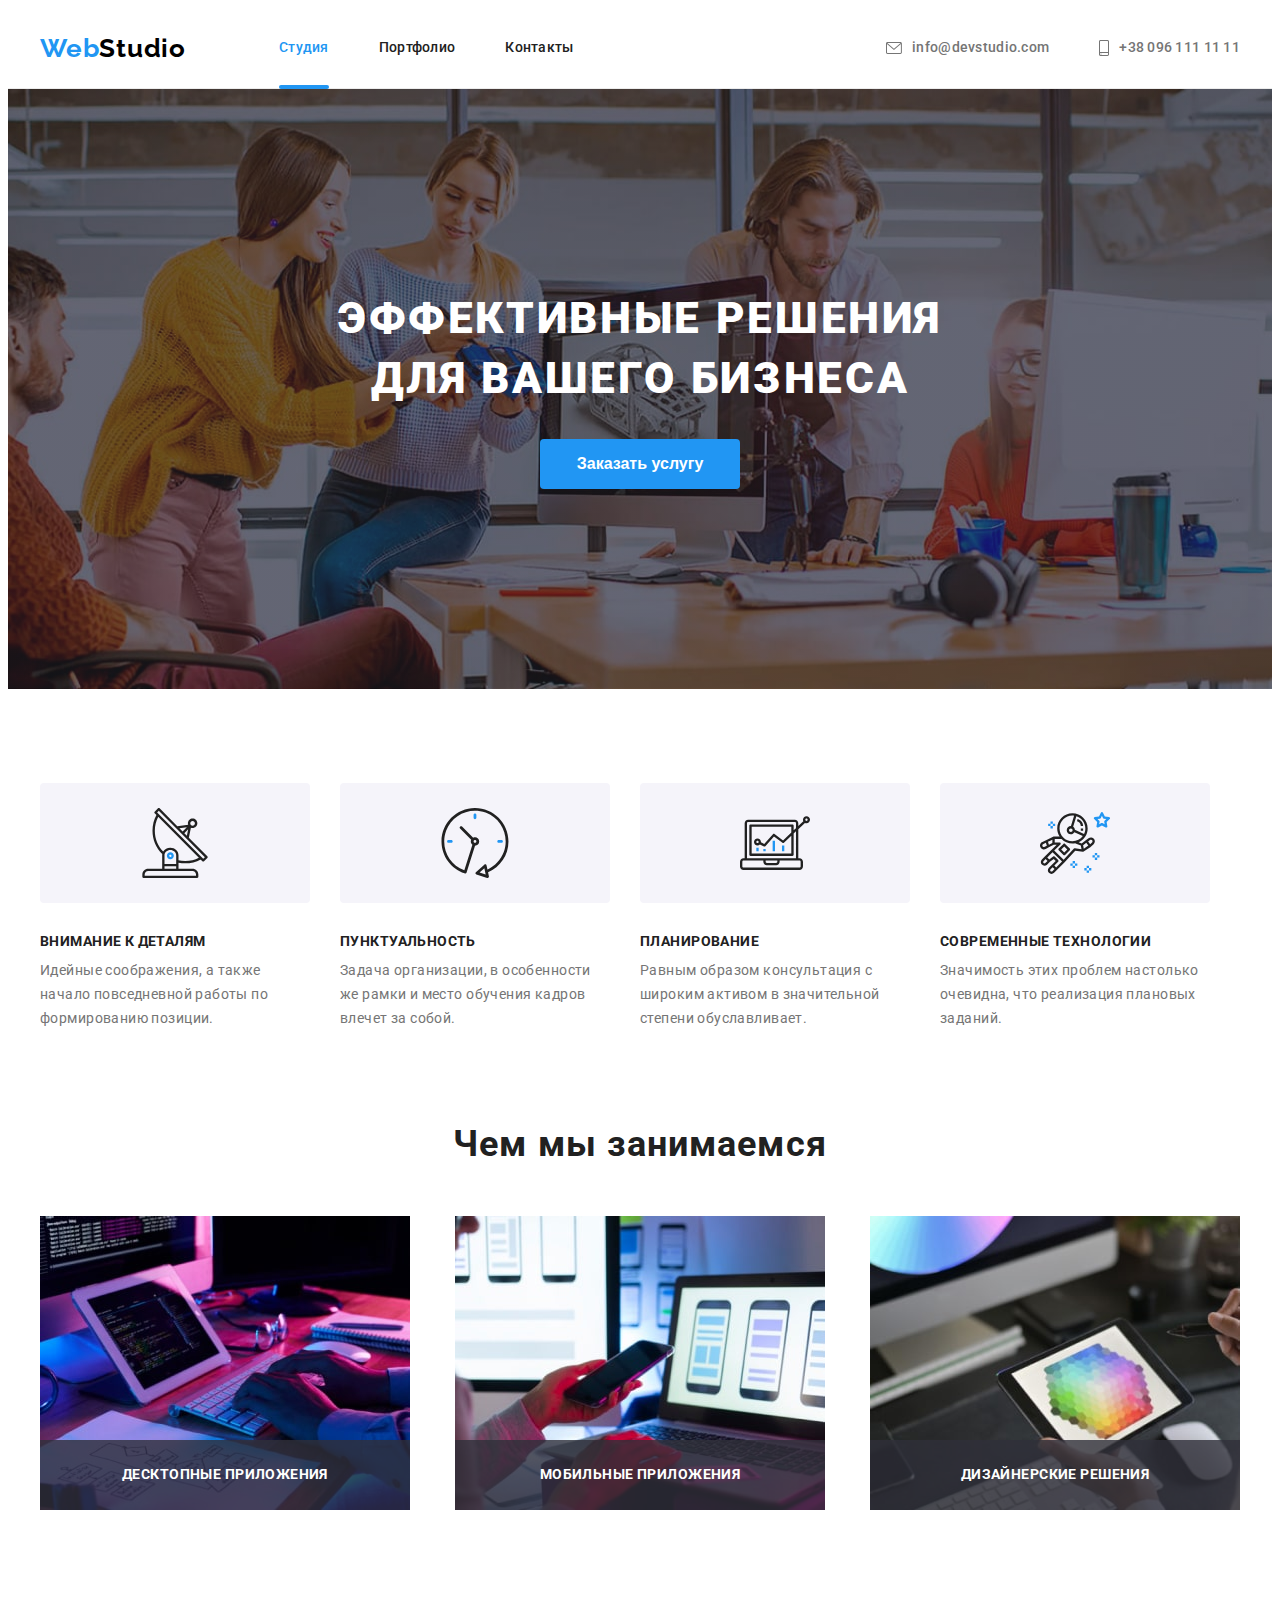
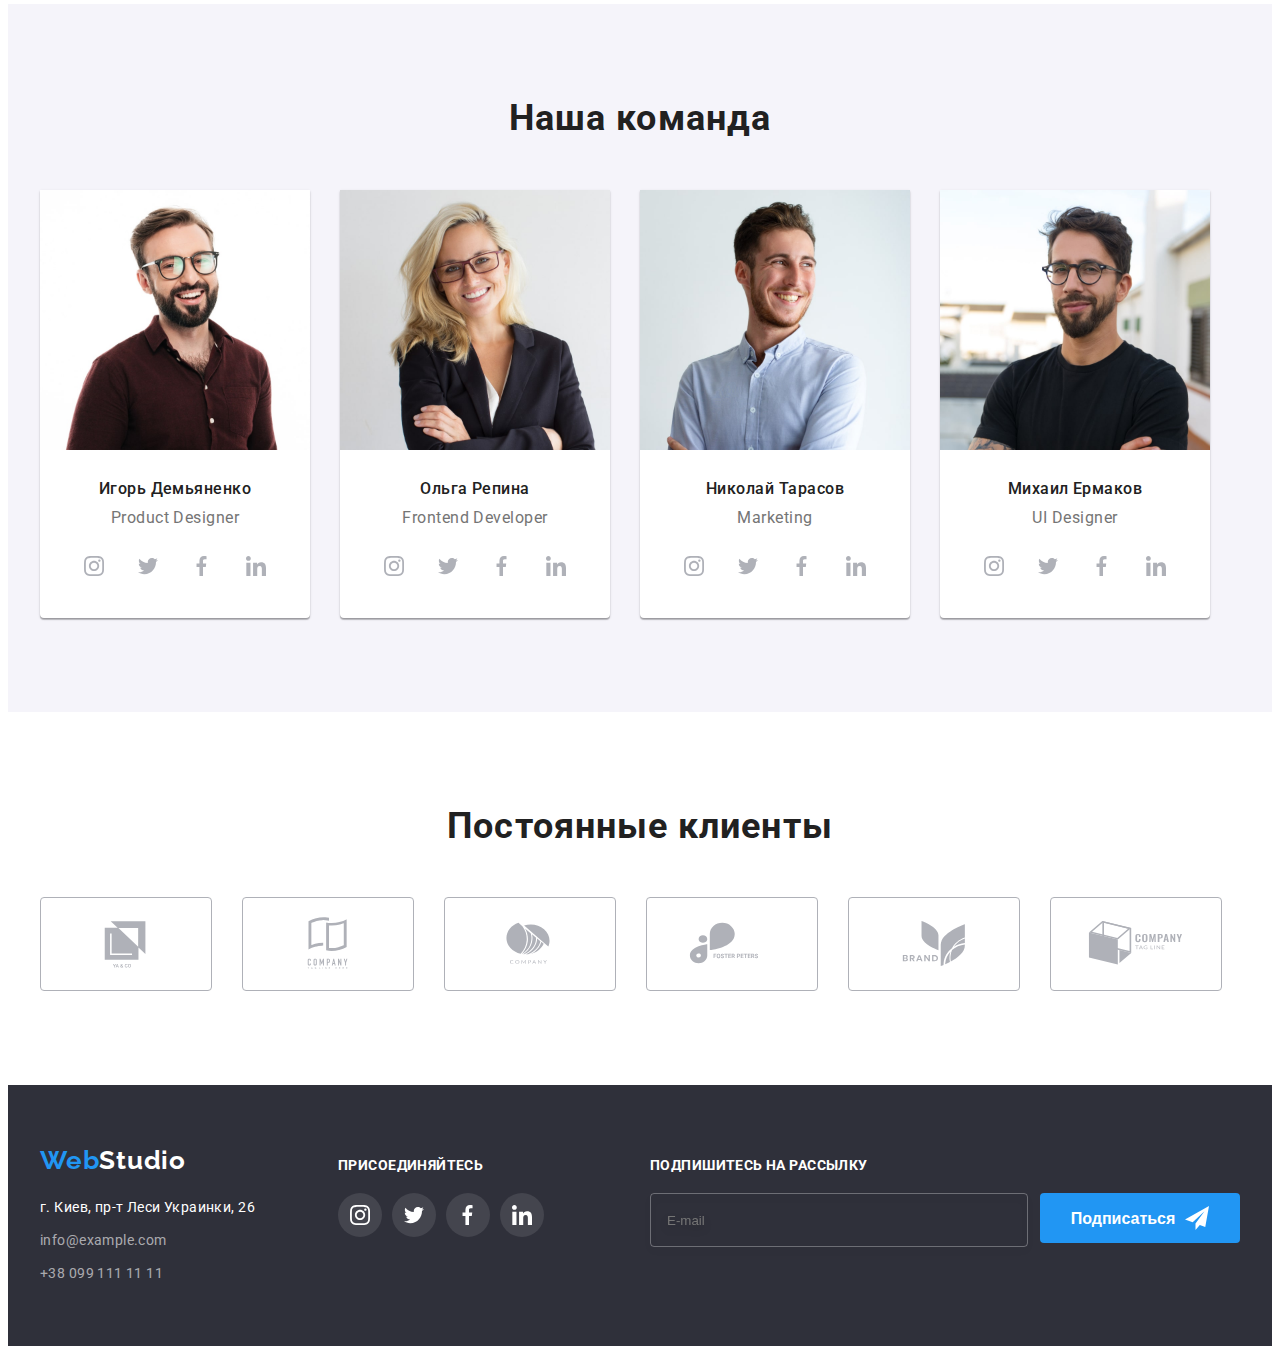
<file: index.html>
<!DOCTYPE html>
<html lang="ru">
<head>
    <link rel="stylesheet" href="https://cdnjs.cloudflare.com/ajax/libs/modern-normalize/1.1.0/modern-normalize.min.css"
        integrity="sha512-wpPYUAdjBVSE4KJnH1VR1HeZfpl1ub8YT/NKx4PuQ5NmX2tKuGu6U/JRp5y+Y8XG2tV+wKQpNHVUX03MfMFn9Q=="
        crossorigin="anonymous" referrerpolicy="no-referrer" />
    <meta charset="UTF-8">
    <meta http-equiv="X-UA-Compatible" content="IE=edge">
    <meta name="viewport" content="width=device-width, initial-scale=1.0">
    <title>Document</title>
    <link rel="stylesheet" href="./css/style.css">
    <link rel="stylesheet" href="./css/main.min.css">
<link rel="preconnect" href="https://fonts.googleapis.com">
<link rel="preconnect" href="https://fonts.gstatic.com" crossorigin>
<link href="https://fonts.googleapis.com/css2?family=Raleway:wght@700&family=Roboto:wght@400;500;700;900&display=swap"
    rel="stylesheet">
</head>
<body class="page">
    <header class="header">
        <div class="conteiner">
            <nav class="header-navigation">
                <a href="./index.html" lang="en" class="header__logo logo link">
                    <span class="logo__accent-txt-color">Web</span>Studio
                </a>
            
                <ul class="header-list list">
                    <li class="header-list__item">
                        <a href="./index.html" class="header-list__link link current">Студия</a>
                    </li>
                    <li class="header-list__item">
                        <a href="./portfolio.html" class="header-list__link link">Портфолио</a>
                    </li>
                    <li class="header-list__item">
                        <a href="" class="header-list__link link">Контакты</a>
                    </li>
                </ul>
            </nav>
            <div class="header-right">
                <ul class="header-right__auth list">
                    <li class="header-right__item list">
                        <a class="header-right__mail link" href="mailto:info@devstudio.com">
                            <svg class="logo-icon" width="16" height="12">
                                <use href="./img/sprite.svg#icon-envelope"></use>
                                
                            </svg>
                            info@devstudio.com
                        </a>
                    </li>
                    <li class="header-right__item">
                        <a class="header-right__tel link" href="tel:+380961111111">
                            <svg class="logo-icon" width="10" height="16" >
                                <use href="./img/sprite.svg#icon-smartphone"></use>
                            </svg>
                            +38 096 111 11 11</a>
                    </li>
                </ul>
            </div>
        </div>
    </header>
    <main>
        <section class="hero background-image-hero">
            
            <div class="conteiner">
                <h1 class="hero__title">Эффективные решения <br> для вашего бизнеса</h1>
                <button class="btn hero_btn" type="button" data-modal-open>Заказать услугу</button>
             
            </div>
        </section>
        <section class="about-us section">
            <div class="conteiner">
                <h2 class="offscreen">Наши Возможности</h2>
                <ul class="about-us-list list">
                    <li  class="about-us-list__item">
                        <div class="about-us-list__image">
                            <svg class="about-us-img1" width="70" height="70">
                                <use href="./img/sprite.svg#icon-antenna-1"></use>
                            </svg>
                        </div>
                        <h3 class="about-us-list__title">Внимание к деталям</h3>
                        <p class="about-us-list__text">Идейные соображения, а также начало повседневной работы по формированию позиции.</p>
                    </li>
                    <li class="about-us-list__item">
                        <div class="about-us-list__image">
                            <svg class="about-us-img1" width="70" height="70">
                            <use href="./img/sprite.svg#icon-clock-2"></use>
                            </svg>
                        </div>
                        <h3 class="about-us-list__title">Пунктуальность</h3>
                        <p class="about-us-list__text">Задача организации, в особенности же рамки и место обучения кадров влечет за собой.</p>
                    </li>
                    <li class="about-us-list__item">
                        <div class="about-us-list__image">
                            <svg class="about-us-img1" width="70" height="70">
                                <use href="./img/sprite.svg#icon-diagram-3"></use>
                            </svg>
                        </div>
                        <h3 class="about-us-list__title">Планирование</h3>
                        <p class="about-us-list__text">Равным образом консультация с широким активом в значительной степени обуславливает.</p>
                    </li>
                    <li class="about-us-list__item">
                        <div class="about-us-list__image">
                            <svg class="about-us-img1" width="70" height="70">
                                <use href="./img/sprite.svg#icon-astronaut-4"></use>
                            </svg>
                        </div>
                        <h3 class="about-us-list__title">Современные технологии</h3>
                        <p class="about-us-list__text">Значимость этих проблем настолько очевидна, что реализация плановых заданий.</p>
                    </li>
                </ul>
            </div> 
        </section>  
        <section class="we-do"> 
            <div class="conteiner">
                <h2 
                class="we-do-title">Чем мы занимаемся</h2>
                <ul class="list we-do-list">
                    <li class="we-do-list__item">
                        <img src="./img/what-do-we-do-section/algorytm-on-the-table.jpg" alt="алгоритм на столе" width="370" height="294">
                        <h3 class="we-do-list__text">Десктопные приложения</h3>
                    </li>

                    <li class="we-do-list__item">
                        <img src="./img/what-do-we-do-section/mobile-design.jpg" alt="мобильний дизайн" width="370" height="294">
                        <h3 class="we-do-list__text">Мобильные приложения</h3>
                    </li>

                    <li class= "we-do-list__item">
                        <img src="./img/what-do-we-do-section/choise-of-color.jpg" alt="подбор цвета" width="370" height="294">
                        <h3 class="we-do-list__text">Дизайнерские решения</h3>
                    </li>
                </ul>
            </div>
        </section>
        <section class="our-team section">
            <div class="conteiner">
                <h2 class="our-team-main-title">Наша команда</h2>
                <ul class="our-team-list list">
                    <li class="our-team-card">
                            <img src="./img/our-team-section/demianenko.jpg" alt="Игорь Демьяненко фото" width="270" height="260">
                            <div class="our-team-content">
                                <h3 class="our-team-name">Игорь Демьяненко</h3>
                                <p lang="en" class="our-team-jobs-name">Product Designer</p>
                            <ul class="our-team-socials list socials-list">
                                    <li class="socials-item">
                                        <a class="socials-link link" href="">
                                            <svg class="socials-icon" width="20" height="20">
                                                <use href="./img/sprite.svg#icon-instagram-1"></use>
                                            </svg>
                                        </a>
                                    </li>

                                    <li class="socials-item">
                                        <a class="socials-link link" href="">
                                            <svg class="socials-icon" width="20" height="20">
                                                <use href="./img/sprite.svg#icon-twitter-2"></use>
                                            </svg>
                                        </a>
                                    </li>

                                    <li class="socials-item">
                                        <a class="socials-link link" href="">
                                            <svg class="socials-icon" width="20" height="20">
                                                <use href="./img/sprite.svg#icon-facebook-3"></use>
                                            </svg>
                                        </a>
                                    </li>

                                    <li class="socials-item">
                                        <a class="socials-link link" href="">
                                            <svg class="socials-icon" width="20" height="20">
                                                <use href="./img/sprite.svg#icon-linkedin-4"></use>
                                            </svg>
                                        </a>
                                    </li>
                            </ul>
                        </div> 
                    </li>

                    <li class="our-team-card">
                        
                            <img src="./img/our-team-section/repina.jpg" alt="Ольга Репина фото" width="270" height="260">
                            <div class="our-team-content">
                            <h3 class="our-team-name">Ольга Репина </h3>
                            <p lang="en" class="our-team-jobs-name">Frontend Developer</p>
                            <ul class="our-team-socials list socials-list">
                                <li class="socials-item">
                                    <a class="socials-link link" href="">
                                        <svg class="socials-icon" width="20" height="20">
                                            <use href="./img/sprite.svg#icon-instagram-1"></use>
                                        </svg>
                                    </a>
                                </li>
                            
                                <li class="socials-item">
                                    <a class="socials-link link" href="">
                                        <svg class="socials-icon" width="20" height="20">
                                            <use href="./img/sprite.svg#icon-twitter-2"></use>
                                        </svg>
                                    </a>
                                </li>
                            
                                <li class="socials-item">
                                    <a class="socials-link link" href="">
                                        <svg class="socials-icon" width="20" height="20">
                                            <use href="./img/sprite.svg#icon-facebook-3"></use>
                                        </svg>
                                    </a>
                                </li>
                            
                                <li class="socials-item">
                                    <a class="socials-link link" href="">
                                        <svg class="socials-icon" width="20" height="20">
                                            <use href="./img/sprite.svg#icon-linkedin-4"></use>
                                        </svg>
                                    </a>
                                </li>
                        </div>
                    </li>

                    <li class="our-team-card">
                        
                            <img src="./img/our-team-section/tarasov.jpg" alt="Николай Тарасов фото" width="270" height="260">
                            <div class="our-team-content">
                            <h3 class="our-team-name">Николай Тарасов</h3>
                            <p lang="en" class="our-team-jobs-name">Marketing</p>
                            <ul class="our-team-socials list socials-list">
                                <li class="socials-item">
                                    <a class="socials-link link" href="">
                                        <svg class="socials-icon" width="20" height="20">
                                            <use href="./img/sprite.svg#icon-instagram-1"></use>
                                        </svg>
                                    </a>
                                </li>
                            
                                <li class="socials-item">
                                    <a class="socials-link link" href="">
                                        <svg class="socials-icon" width="20" height="20">
                                            <use href="./img/sprite.svg#icon-twitter-2"></use>
                                        </svg>
                                    </a>
                                </li>
                            
                                <li class="socials-item">
                                    <a class="socials-link link" href="">
                                        <svg class="socials-icon" width="20" height="20">
                                            <use href="./img/sprite.svg#icon-facebook-3"></use>
                                        </svg>
                                    </a>
                                </li>
                            
                                <li class="socials-item">
                                    <a class="socials-link link" href="">
                                        <svg class="socials-icon" width="20" height="20">
                                            <use href="./img/sprite.svg#icon-linkedin-4"></use>
                                        </svg>
                                    </a>
                                </li>
                        </div>
                    </li >

                    <li class="our-team-card">
                            <img src="./img/our-team-section/ermakov.jpg" alt="Михаил Ермаков фото" width="270" height="260">
                            <div class="our-team-content">
                            <h3 class="our-team-name">Михаил Ермаков</h3>
                            <p lang="en" class="our-team-jobs-name">UI Designer</p>
                            <ul class="our-team-socials list socials-list">
                                <li class="socials-item">
                                    <a class="socials-link link" href="">
                                        <svg class="socials-icon" width="20" height="20">
                                            <use href="./img/sprite.svg#icon-instagram-1"></use>
                                        </svg>
                                    </a>
                                </li>
                            
                                <li class="socials-item">
                                    <a class="socials-link link" href="">
                                        <svg class="socials-icon" width="20" height="20">
                                            <use href="./img/sprite.svg#icon-twitter-2"></use>
                                        </svg>
                                    </a>
                                </li>
                            
                                <li class="socials-item">
                                    <a class="socials-link link" href="">
                                        <svg class="socials-icon" width="20" height="20">
                                            <use href="./img/sprite.svg#icon-facebook-3"></use>
                                        </svg>
                                    </a>
                                </li>
                            
                                <li class="socials-item">
                                    <a class="socials-link link" href="">
                                        <svg class="socials-icon" width="20" height="20">
                                            <use href="./img/sprite.svg#icon-linkedin-4"></use>
                                        </svg>
                                    </a>
                                </li>
                            </ul>
                        </div>
                    </li>
                </ul>
            </div>
        </section>
        <section class="our-clients section">
            <div class="conteiner">
                <h2 class="our-clients-title">Постоянные клиенты</h2>
                <ul class="our-clients-list list">
                    <li class="our-clients-item">
                        <a class="our-clients-link link" href="">
                            <svg class="our-clients-image" width="106" height="60">
                                <use href="./img/sprite.svg#icon-Logo"></use>
                            </svg>
                        </a>                  
                    </li>

                    <li class="our-clients-item">
                        <a class="our-clients-link link" href="">
                            <svg class="our-clients-image" width="106" height="60">
                                <use href="./img/sprite.svg#icon-logo-2"></use>
                            </svg>
                        </a>
                    </li>

                    <li class="our-clients-item">
                        <a class="our-clients-link link" href="">
                            <svg class="our-clients-image" width="106" height="60">
                                <use href="./img/sprite.svg#icon-Logo-3"></use>
                            </svg>
                        </a>
                    </li>

                    <li class="our-clients-item">
                        <a class="our-clients-link link" href="">
                            <svg class="our-clients-image" width="106" height="60">
                                <use href="./img/sprite.svg#icon-Logo-3-1"></use>
                            </svg>
                        </a>                       
                    </li>
                    <li class="our-clients-item">
                        <a class="our-clients-link link" href="">
                            <svg class="our-clients-image" width="106" height="60">
                                <use href="./img/sprite.svg#icon-Logo-4"></use>
                            </svg>
                        </a>                           
                    </li>
                    <li class="our-clients-item">
                        <a class="our-clients-link link" href="">
                            <svg class="our-clients-image" width="106" height="60">
                                <use href="./img/sprite.svg#icon-Logo-6"></use>
                            </svg>
                        </a>                       
                    </li>
                </ul>
            </div>
        </section>
    </main>
    <footer class="footer">
        <div class="conteiner footer-row">
            <div class="contacts-footer">
                <a href="./index.html" lang="en" class="logo logo_color_white link">
                    <span class="logo__accent-txt-color">Web</span>Studio
                </a>
                <address>
                    <ul class="list">
                        <li class="footer-item"><a class="link location" href="https://goo.gl/maps/bqCm8uYe42ZfHNk9A" target="_blank"
                                rel="noopener noreferrer">г. Киев, пр-т Леси Украинки, 26</a></li>
                        <li class="footer-item"><a class="link footer-item-mail-phone"
                                href="mailto:info@example.com">info@example.com</a></li>
                        <li class="footer-item"><a class="link footer-item-mail-phone" href="tel:+380991111111">+38 099 111 11 11</a>
                        </li>
                    </ul>
                </address>
            </div>
            <div class="socials-footer">
                <p class="socials-text-footer">присоединяйтесь</p>
                <ul class="our-team-socials-footer  list socials-list">
                    <li class="socials-item">
                        <a class="socials-link-footer link" href="">
                            <svg class="socials-icon-footer" width="20" height="20">
                                <use href="./img/sprite.svg#icon-instagram-1"></use>
                            </svg>
                        </a>
                    </li>
                
                    <li class="socials-item">
                        <a class="socials-link-footer link" href="">
                            <svg class="socials-icon-footer" width="20" height="20">
                                <use href="./img/sprite.svg#icon-twitter-2"></use>
                            </svg>
                        </a>
                    </li>
                
                    <li class="socials-item">
                        <a class="socials-link-footer link" href="">
                            <svg class="socials-icon-footer" width="20" height="20">
                                <use href="./img/sprite.svg#icon-facebook-3"></use>
                            </svg>
                        </a>
                    </li>
                
                    <li class="socials-item">
                        <a class="socials-link-footer link" href="">
                            <svg class="socials-icon-footer" width="20" height="20">
                                <use href="./img/sprite.svg#icon-linkedin-4"></use>
                            </svg>
                        </a>
                    </li>
                </ul>
            </div>
            <div class="sign-footer">
                <p class="socials-text-footer">Подпишитесь на рассылку</p>
                <form action="#" class="sign-footer-wrap">
                    <input type="email" name="sign-email" id="sign" class="footer-input" placeholder="E-mail">
                    <button class="btn btn-footer" type="button">Подписаться <svg class="icon-send" width="24" height="24">
                        <use href="./img/sprite.svg#icon-send"></use>
                    </svg> </button>
                </form>

            </div>
        </div>
    </footer>
    <div class="backdrop is-hidden" data-modal>
        <div class="modal-window">
            <button type="button" class="btn-close" data-modal-close>
                <svg class="modal-icon" width="11" height="11" >
                    <use href="./img/sprite.svg#icon-close"></use>
                </svg>
            </button>
            <h2 class="modal-title">Оставьте свои данные, мы вам перезвоним</h2>
            <form action="#" class="modal-form">
                <div class="modal-form-field">
                    <label for="input-name" class="modal-form-label">Имя</label>
                    <span class="input-wrap">
                        <input type="text" id="input-name" class="modal-form-input" placeholder="" name="modal-name">
                        <svg class="modal-form-icon" width="12" height="12">
                            <use href="./img/sprite.svg#icon-user"></use>
                        </svg>
                    </span>
                </div>
                <div class="modal-form-field">
                    <label for="input-tel" class="modal-form-label">Телефон</label>
                    <span class="input-wrap">
                        <input type="tel" id="input-tel" class="modal-form-input" placeholder="" name="modal-tel">
                        <svg class="modal-form-icon" width="13" height="13">
                            <use href="./img/sprite.svg#icon-tel"></use>
                        </svg>
                    </span>                 
                </div>
                <div class="modal-form-field">
                        <label for="input-email" class="modal-form-label">Почта</label>
                        <span class="input-wrap">
                            <input type="email" id="input-email" class="modal-form-input" placeholder="" name="modal-email">
                            <svg class="modal-form-icon" width="15" height="12">
                                <use href="./img/sprite.svg#icon-mail"></use>
                            </svg>
                    </span>
                </div>
                <div class="modal-form-field">
                    <label for="comment" class="modal-form-label">Комментарий</label>
                    <textarea name="modal-comment" id="comment" placeholder="Введите текст" class="modal-comment"></textarea>
                </div>
                <div class="modal-form-field">
                    <input type="checkbox" id="check" name="policy" class="checkbox offscreen">
                    <label for="check" class="check-label">
                        <span class="icon-check">
                            <svg class="icon" width="11" height="8">
                                <use href="./img/sprite.svg#icon-check"></use>
                            </svg>
                        </span> Соглашаюсь с рассылкой и принимаю <a class="license" href="">  Условия договора</a></label>
                </div>
                <button class="btn-modal" type="button">Отправить</button>
            </form>
        </div>
    </div>
    <script src="./js/modal.js"></script>
</body>
</html>
</file>
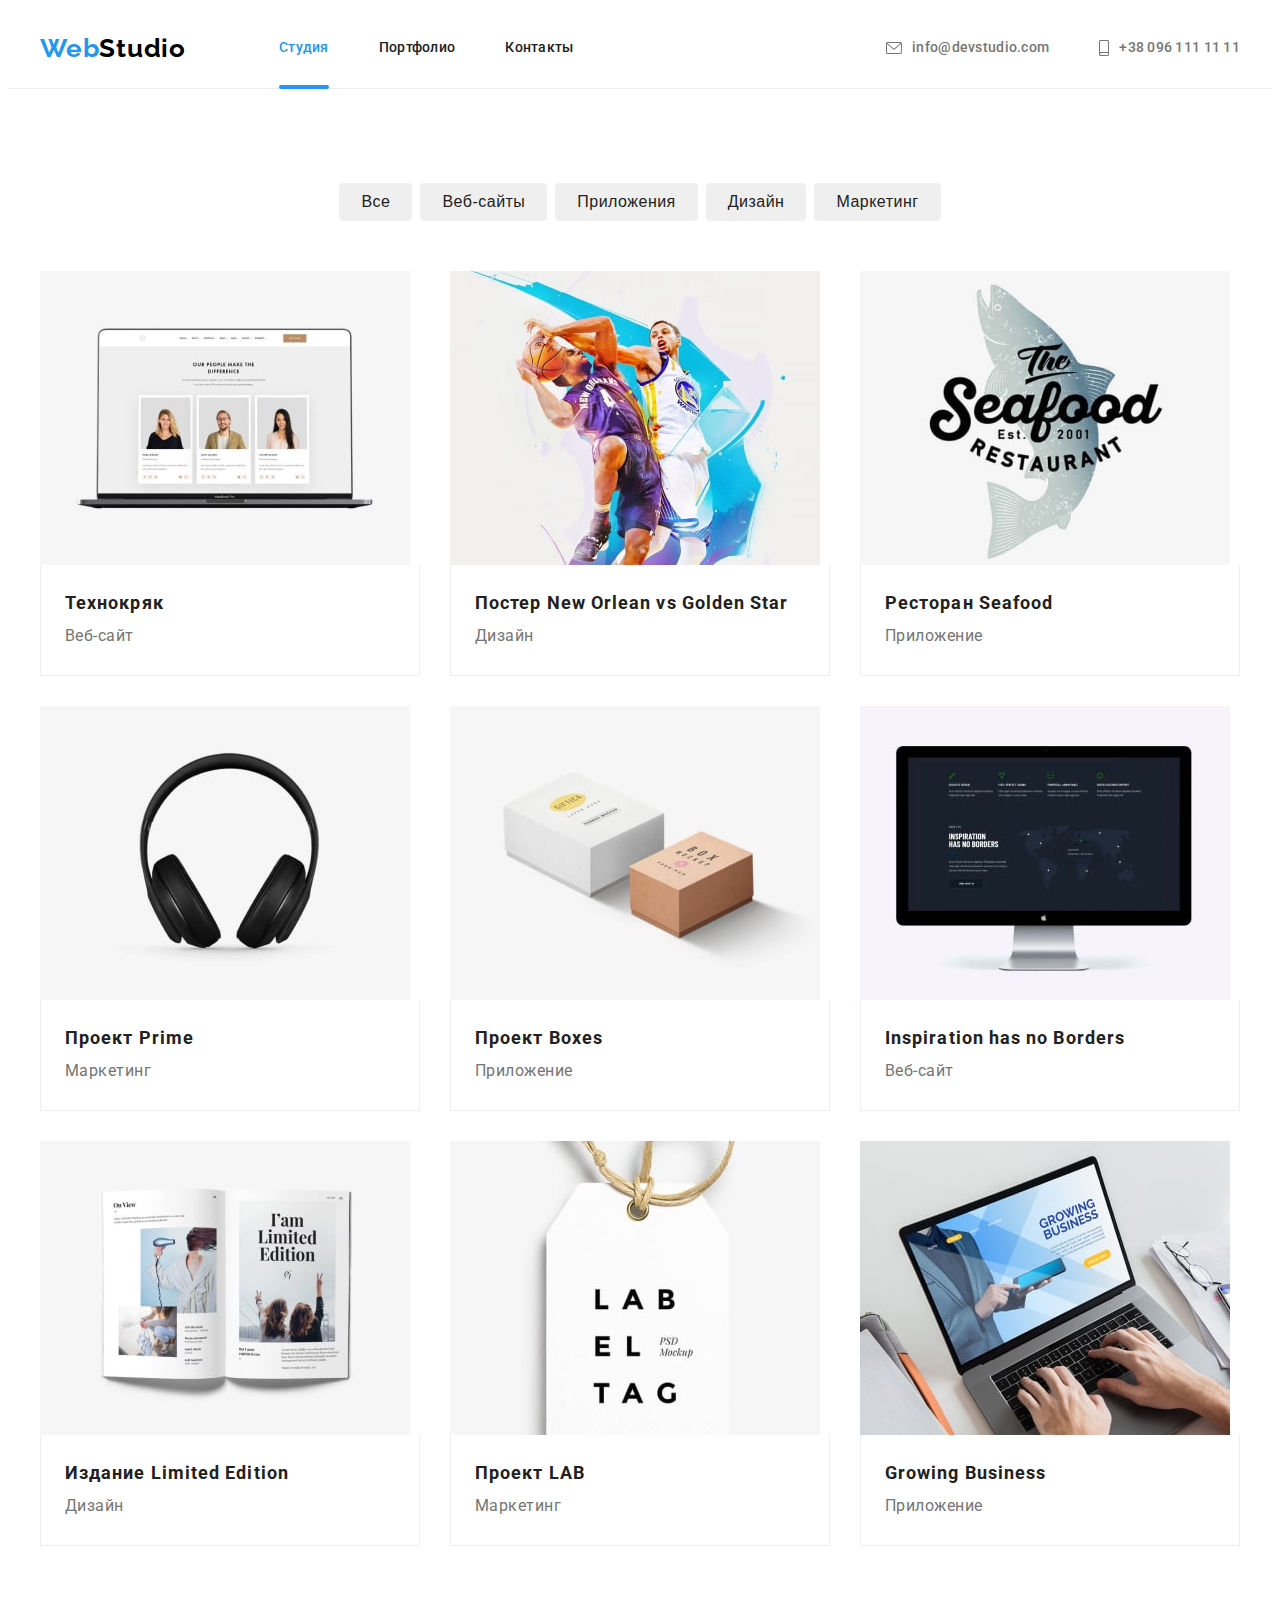
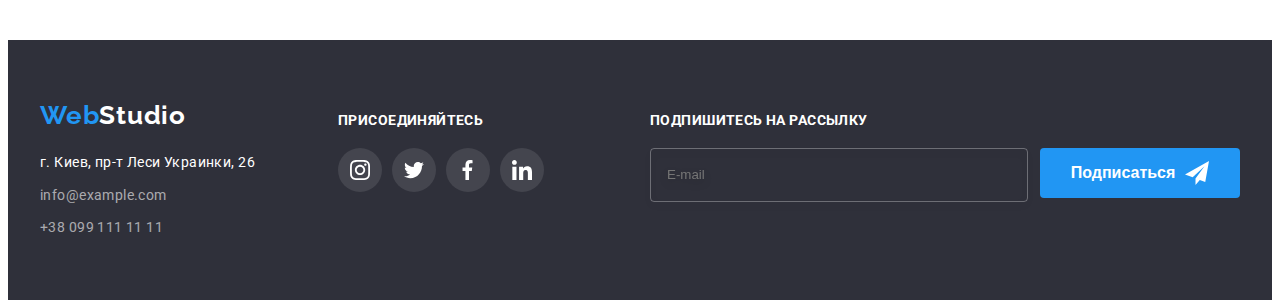
<file: portfolio.html>
<!DOCTYPE html>
<html lang="ru">
<head>
    <link rel="stylesheet" href="https://cdnjs.cloudflare.com/ajax/libs/modern-normalize/1.1.0/modern-normalize.min.css"
        integrity="sha512-wpPYUAdjBVSE4KJnH1VR1HeZfpl1ub8YT/NKx4PuQ5NmX2tKuGu6U/JRp5y+Y8XG2tV+wKQpNHVUX03MfMFn9Q=="
        crossorigin="anonymous" referrerpolicy="no-referrer" />
    <meta charset="UTF-8">
    <meta http-equiv="X-UA-Compatible" content="IE=edge">
    <meta name="viewport" content="width=device-width, initial-scale=1.0">
    <title>Document</title>
    <link rel="stylesheet" href="./css/style.css">
    <link rel="stylesheet" href="./css/main.min.css">
    <link rel="preconnect" href="https://fonts.googleapis.com">
    <link rel="preconnect" href="https://fonts.gstatic.com" crossorigin>
    <link href="https://fonts.googleapis.com/css2?family=Raleway:wght@700&family=Roboto:wght@400;500;700;900&display=swap"
        rel="stylesheet">
</head>
<body class="page">
    <header class="header">
        <div class="conteiner">
            <nav class="header-navigation">
                <a href="./index.html" lang="en" class="header__logo logo link">
                    <span class="logo__accent-txt-color">Web</span>Studio
                </a>
    
                <ul class="header-list list">
                    <li class="header-list__item">
                        <a href="./index.html" class="header-list__link link current">Студия</a>
                    </li>
                    <li class="header-list__item">
                        <a href="./portfolio.html" class="header-list__link link">Портфолио</a>
                    </li>
                    <li class="header-list__item">
                        <a href="" class="header-list__link link">Контакты</a>
                    </li>
                </ul>
            </nav>
            <div class="header-right">
                <ul class="header-right__auth list">
                    <li class="header-right__item list">
                        <a class="header-right__mail link" href="mailto:info@devstudio.com">
                            <svg class="logo-icon" width="16" height="12">
                                <use href="./img/sprite.svg#icon-envelope"></use>
    
                            </svg>
                            info@devstudio.com
                        </a>
                    </li>
                    <li class="header-right__item">
                        <a class="header-right__tel link" href="tel:+380961111111">
                            <svg class="logo-icon" width="10" height="16">
                                <use href="./img/sprite.svg#icon-smartphone"></use>
                            </svg>
                            +38 096 111 11 11</a>
                    </li>
                </ul>
            </div>
        </div>
    </header>
    <main>
        <section class="main-content section">
            <div class="conteiner">
                <h2 class="offscreen">Наша работа галерея</h2>
                <ul class="filter-list list">
                    <li  class="filter-item"><button class="btn-portfolio" type="button">Все</button></li>
                    <li class="filter-item"><button class="btn-portfolio" type="button">Веб-сайты</button></li>
                    <li class="filter-item"><button class="btn-portfolio" type="button">Приложения</button></li>
                    <li class="filter-item"><button class="btn-portfolio" type="button">Дизайн</button></li>
                    <li class="filter-item"><button class="btn-portfolio" type="button">Маркетинг</button></li>
                </ul>
                <ul class="content-list list"> 
                    
                    <li class="content-card">
                        <a class="content-link link" href="">
                            <div class="card-overlay">
                                <img src="./img/portfolio-page/team-profile-on-screan.jpg" alt="команда на екране" width="370" height="294">
                                <p class="content-text-portfolio link">Технокряк это современная площадка распространения коронавируса. Компании
                                    используют эту платформу для цифрового
                                    шпионажа и атак на защищённые сервера конкурентов.</p>
                            </div>  
                            <div class="content-card-inside">
                                <h3 class="content-title">Технокряк</h3>
                                <p class="content-product-name">Веб-сайт</p>
                            </div>
                        </a>
                    </li>

                    <li class="content-card" >
                        <a class="content-link link" href="">
                            <div class="card-overlay">
                                <img src="./img/portfolio-page/bascatbool.jpg" alt="баскетбол" width="370" height="294">
                                <p class="content-text-portfolio link"></p>
                            </div>
                            <div class="content-card-inside">
                                <h3 class="content-title">Постер <span lang="en">New Orlean vs Golden Star</span> </h3>
                                <p class="content-product-name">Дизайн</p>
                            </div>
                        </a>                     
                    </li>

                    <li class="content-card" >
                        <a class="content-link link" href="">
                            <div class="card-overlay">
                                <img src="./img/portfolio-page/shark-and-logo.jpg" alt="акула и логотип" width="370" height="294">
                                <p class="content-text-portfolio link"></p>
                            </div>
                            <div class="content-card-inside">
                                <h3 class="content-title">Ресторан <span lang="en">Seafood</span> </h3>
                                <p class="content-product-name">Приложение</p>
                            </div>
                        </a>
                    </li>

                    <li class="content-card">
                        <a class="content-link link" href="">
                            <div class="card-overlay">
                                <img src="./img/portfolio-page/headphone.jpg" alt="наушники" width="370" height="294">
                                <p class="content-text-portfolio link"></p>
                            </div>
                            <div class="content-card-inside">
                                <h3 class="content-title">Проект <span lang="en">Prime</span> </h3>
                                <p class="content-product-name">Маркетинг</p>
                            </div>
                        </a>                      
                    </li>

                    <li class="content-card">
                        <a class="content-link link" href="">
                            <div class="card-overlay">
                                <img src="./img/portfolio-page/two-box.jpg" alt="коробочки" width="370" height="294">
                                <p class="content-text-portfolio link"></p>
                            </div>
                            <div class="content-card-inside">
                                <h3 class="content-title">Проект <span lang="en">Boxes</span></h3>
                                <p class="content-product-name">Приложение</p>
                            </div>
                        </a>                      
                    </li>

                    <li class="content-card">
                        <a class="content-link link" href="">
                            <div class="card-overlay">
                                <img src="./img/portfolio-page/monitor.jpg" alt="монитор" width="370" height="294">
                                <p class="content-text-portfolio link"></p>
                            </div>
                            <div class="content-card-inside">
                                <h3 class="content-title" lang="en">Inspiration has no Borders</h3>
                                <p class="content-product-name">Веб-сайт</p>
                            </div>
                        </a>                       
                    </li>

                    <li class="content-card" >
                        <a class="content-link link" href="">
                            <div class="card-overlay">
                                <img src="./img/portfolio-page/magazin's-page.jpg" alt="страница журнала" width="370" height="294">
                                <p class="content-text-portfolio link"></p>
                            </div>
                            <div class="content-card-inside">
                                <h3 class="content-title">Издание <span lang="en">Limited Edition</span> </h3>
                                <p class="content-product-name">Дизайн</p>
                            </div>
                        </a>                       
                    </li>

                    <li class="content-card" >
                        <a class="content-link link" href="">
                            <div class="card-overlay">
                                <img src="./img/portfolio-page/tag.jpg" alt="етикетка" width="370" height="294">
                                <p class="content-text-portfolio link"></p>
                            </div>
                            <div class="content-card-inside">
                                <h3 class="content-title">Проект <span lang="en">LAB</span></h3>
                                <p class="content-product-name">Маркетинг</p>
                            </div>
                        </a>                      
                    </li>

                    <li class="content-card">
                        <a class="content-link link" href="">
                            <div class="card-overlay">
                                <img src="./img/portfolio-page/laptoop.jpg" alt="работа на ноутбуке" width="370" height="294">
                                <p class="content-text-portfolio link"></p>
                            </div>
                            <div class="content-card-inside">
                                <h3 class="content-title" lang="en">Growing Business</h3>
                                <p class="content-product-name">Приложение</p>
                            </div>
                        </a>                     
                    </li>
                </ul>
            </div>
        </section>
    </main>
<footer class="footer">
    <div class="conteiner footer-row">
        <div class="contacts-footer">
            <a href="./index.html" lang="en" class="footer-logo link">
                <span class="header-logo-accent">Web</span>Studio
            </a>
            <address>
                <ul class="list">
                    <li class="footer-item"><a class="link location" href="https://goo.gl/maps/bqCm8uYe42ZfHNk9A"
                            target="_blank" rel="noopener noreferrer">г. Киев, пр-т Леси Украинки, 26</a></li>
                    <li class="footer-item"><a class="link footer-item-mail-phone"
                            href="mailto:info@example.com">info@example.com</a></li>
                    <li class="footer-item"><a class="link footer-item-mail-phone" href="tel:+380991111111">+38 099 111
                            11 11</a>
                    </li>
                </ul>
            </address>
        </div>
        <div class="socials-footer">
            <p class="socials-text-footer">присоединяйтесь</p>
            <ul class="our-team-socials-footer  list socials-list">
                <li class="socials-item">
                    <a class="socials-link-footer link" href="">
                        <svg class="socials-icon-footer" width="20" height="20">
                            <use href="./img/sprite.svg#icon-instagram-1"></use>
                        </svg>
                    </a>
                </li>

                <li class="socials-item">
                    <a class="socials-link-footer link" href="">
                        <svg class="socials-icon-footer" width="20" height="20">
                            <use href="./img/sprite.svg#icon-twitter-2"></use>
                        </svg>
                    </a>
                </li>

                <li class="socials-item">
                    <a class="socials-link-footer link" href="">
                        <svg class="socials-icon-footer" width="20" height="20">
                            <use href="./img/sprite.svg#icon-facebook-3"></use>
                        </svg>
                    </a>
                </li>

                <li class="socials-item">
                    <a class="socials-link-footer link" href="">
                        <svg class="socials-icon-footer" width="20" height="20">
                            <use href="./img/sprite.svg#icon-linkedin-4"></use>
                        </svg>
                    </a>
                </li>
            </ul>
        </div>
        <div class="sign-footer">
            <p class="socials-text-footer">Подпишитесь на рассылку</p>
            <form action="#" class="sign-footer-wrap">
                <input type="email" name="sign-email" id="sign" class="footer-input" placeholder="E-mail">
                <button class="btn btn-footer" type="button">Подписаться <svg class="icon-send" width="24" height="24">
                        <use href="./img/sprite.svg#icon-send"></use>
                    </svg> </button>
            </form>

        </div>
    </div>
</footer>
</body>
</html>
</file>
<file: css/style.css>
:root {
  --main-title-color: #ffffff;
  --socondary-background-color: #f5f4fa;
  --main-text-color: #757575;
  --secondary-text-color: #212121;
  --accent-color: #2196f3;
  --card-betwen: 30px;
  --all-timing-animation: 250ms;
  --all-transition-timing-function: cubic-bezier(0.4, 0, 0.2, 1);
}

body {
  background-color: #ffffff;
  font-family: "Roboto", sans-serif;
  color: #757575;
}

p,
h1,
h2,
h3,
h4,
h5,
h6 {
  margin-top: 0;
  margin-bottom: 0;
}

ul {
  margin-bottom: 0;
  margin-top: 0;
  padding-left: 0;
}

img {
  display: block;
  max-width: 100%;
  height: auto;
}

.list {
  list-style: none;
}

.link {
  text-decoration: none;
}

.conteiner {
  margin-right: auto;
  margin-left: auto;
  width: 1200px;
  padding-left: 15px;
  padding-right: 15px;
}

.offscreen {
  position: absolute;
  clip: rect(1px, 1px, 1px, 1px);
  padding: 0;
  border: 0;
  height: 1px;
  width: 1px;
  overflow: hidden;
}

.section {
  padding-top: 94px;
  padding-bottom: 94px;
}
/* --------------header------------- */
.header {
  border-bottom: 1px solid #ececec;
}

.header-logo {
  font-family: "Raleway", sans-serif;
  font-style: normal;
  font-weight: bold;
  font-size: 26px;
  line-height: 1.19;
  letter-spacing: 0.03em;
  color: #000000;
  margin-right: 93px;
}

.header-logo-accent {
  color: var(--accent-color);
}

.header-link {
  display: block;
  font-weight: 500;
  font-size: 14px;
  line-height: 1.14;
  letter-spacing: 0.02em;
  color: var(--secondary-text-color);
  padding-top: 32px;
  padding-bottom: 32px;
  transition-property: color;
  transition-duration: var(--all-timing-animation);
  transition-timing-function: var(--all-transition-timing-function);
}

.header > .conteiner {
  display: flex;
  align-items: center;
}

.header-list-menu {
  display: flex;
}

.header-item-auth:not(:last-child),
.header-item-menu:not(:last-child) {
  margin-right: 50px;
}

.header-navigation {
  display: flex;
  align-items: center;
}

.header-list-auth {
  display: flex;
}

.header-link:hover,
.header-link:focus {
  color: var(--accent-color);
}

.header-right {
  margin-left: auto;
}

.header-item-menu {
  position: relative;
}

.current::after {
  content: "";
  display: inline-block;
  width: 100%;
  height: 4px;
  background-color: var(--accent-color);
  border-radius: 2px;
  position: absolute;
  bottom: -1px;
  left: 0px;
}

.header-list-menu .current {
  color: var(--accent-color);
}

.header-tel,
.header-mail {
  display: flex;
  align-items: center;
  font-weight: 500;
  font-size: 14px;
  line-height: 1.14;
  letter-spacing: 0.02em;
  color: var(--main-text-color);
  padding-top: 32px;
  padding-bottom: 32px;
  transition-property: color;
  transition-duration: var(--all-timing-animation);
  transition-timing-function: var(--all-transition-timing-function);
}

.logo-icon {
  margin-right: 10px;
  fill: #757575;
  transition-property: fill;
  transition-duration: var(--all-timing-animation);
  transition-timing-function: var(--all-transition-timing-function);
}

.header-mail:focus,
.header-mail:hover,
.header-tel:hover,
.header-tel:focus {
  color: var(--accent-color);
}

.header-tel:focus > .logo-icon,
.header-mail:focus > .logo-icon,
.header-tel:hover > .logo-icon,
.header-mail:hover > .logo-icon {
  fill: var(--accent-color);
}

/* --------------hero------------- */
.background-image-hero {
  background-image: linear-gradient(
      rgba(47, 48, 58, 0.4),
      rgba(47, 48, 58, 0.4)
    ),
    url(../img/hero-section/bg-hero.jpg);
  max-width: 1600px;
  background-repeat: no-repeat;
  background-position: center;
  background-size: cover;
  margin: 0 auto;
}

.hero {
  padding-top: 200px;
  padding-bottom: 200px;
}

.hero-title {
  font-weight: 900;
  font-size: 44px;
  line-height: 1.36;
  text-align: center;
  letter-spacing: 0.06em;
  text-transform: uppercase;
  color: #ffffff;
}

.btn {
  display: block;
  width: 200px;
  height: 50px;
  background-color: var(--accent-color);
  border-radius: 4px;
  border: none;
  font-weight: bold;
  font-size: 16px;
  line-height: 1.87;
  color: #ffffff;
  cursor: pointer;
  margin: 0 auto;
  margin-top: 30px;
}

/* ---------------about-us------------ */

.about-us-image {
  width: 270px;
  height: 120px;
  display: flex;
  align-items: center;
  justify-content: center;
  background-color: #f5f4fa;
  border-radius: 4px;
}

.about-us-title {
  margin-top: 30px;
  font-weight: bold;
  font-size: 14px;
  line-height: 16px;
  letter-spacing: 0.03em;
  text-transform: uppercase;
  color: var(--secondary-text-color);
  margin-bottom: 10px;
}

.about-us-text {
  font-weight: normal;
  font-size: 14px;
  line-height: 1.71;
  letter-spacing: 0.03em;
  color: var(--main-text-color);
}

.about-us-list {
  display: flex;
}

.about-us-item {
  display: inline-block;
  width: 270px;
}

.about-us-photo-item:not(:last-child),
.about-us-item:not(:last-child) {
  margin-right: 30px;
}

/* ---------------about-us-second----------- */
.about-us-second {
  padding-bottom: 94px;
}

.about-us-photo-item {
  position: relative;
}

.about-us-photo-item::before {
  content: "";
  display: inline-block;
  width: 100%;
  height: 70px;
  background-color: #2f303a;
  opacity: 0.8;
  position: absolute;
  bottom: 0px;
  right: 0px;
}

.about-us-text-in-photo {
  display: inline-block;
  width: 100%;
  margin-top: 251px;
  font-style: normal;
  font-weight: bold;
  font-size: 14px;
  line-height: 1.14;
  text-align: center;
  color: #ffffff;
  letter-spacing: 0.03em;
  text-transform: uppercase;
  position: absolute;
  top: 0px;
}

.about-us-title-two {
  font-weight: bold;
  font-size: 36px;
  line-height: 1.16;
  text-align: center;
  letter-spacing: 0.03em;
  color: var(--secondary-text-color);
  margin-bottom: 50px;
}

.about-us-list-photo {
  display: flex;
}

.about-us-photo-item {
  margin-right: 30px;
}

/* ---------------our-team------------ */
.our-team {
  background-color: #f5f4fa;
}

.our-team-main-title {
  font-weight: bold;
  font-size: 36px;
  line-height: 1.16;
  text-align: center;
  letter-spacing: 0.03em;
  color: var(--secondary-text-color);
  margin-bottom: 50px;
}

.our-team-list {
  display: flex;
}

.our-team-card {
  box-shadow: 0px 1px 3px rgba(0, 0, 0, 0.12), 0px 1px 1px rgba(0, 0, 0, 0.14),
    0px 2px 1px rgba(0, 0, 0, 0.2);
  border-radius: 0px 0px 4px 4px;
  background-color: #ffffff;
}

.our-team-card:not(:last-child) {
  margin-right: 30px;
}

.our-team-content {
  padding-bottom: 30px;
  padding-top: 30px;
}

.our-team-name {
  font-weight: 500;
  font-size: 16px;
  line-height: 1.18;
  text-align: center;
  letter-spacing: 0.03em;
  color: var(--secondary-text-color);
}

.our-team-jobs-name {
  font-weight: normal;
  font-size: 16px;
  line-height: 1.18;
  text-align: center;
  letter-spacing: 0.03em;
  margin-top: 10px;
  margin-bottom: 16px;
}

.socials-link {
  width: 44px;
  height: 44px;
  display: flex;
  align-items: center;
  justify-content: center;
  border-radius: 50%;
  background-color: #ffffff;
  transition-property: background-color;
  transition-duration: var(--all-timing-animation);
  transition-timing-function: var(--all-transition-timing-function);
}

.socials-list {
  display: flex;
  justify-content: center;
}

.socials-item:not(:last-child) {
  margin-right: 10px;
}

.socials-icon {
  fill: #afb1b8;
  transition-property: fill;
  transition-duration: var(--all-timing-animation);
  transition-timing-function: var(--all-transition-timing-function);
}

.socials-link:hover > .socials-icon {
  fill: #ffffff;
}

.socials-link:focus > .socials-icon {
  fill: #ffffff;
}

.socials-link:hover,
.socials-link:focus {
  background-color: var(--accent-color);
}
/*---------------our-clients---------*/

.our-clients-title {
  font-style: normal;
  font-weight: bold;
  font-size: 36px;
  line-height: 1.16;
  text-align: center;
  letter-spacing: 0.03em;
  color: var(--secondary-text-color);
}

.our-clients-list {
  display: flex;
  margin-top: 50px;
  align-items: center;
}

.our-clients-item {
  width: 170px;
  height: 92px;
  border: 1px solid #afb1b8;
  border-radius: 4px;
  transition-property: color;
  transition-duration: var(--all-timing-animation);
  transition-timing-function: var(--all-transition-timing-function);
}

.our-clients-item:not(:last-child) {
  margin-right: 30px;
}

.our-clients-image {
  fill: #afb1b8;
  transition-property: fill;
  transition-duration: var(--all-timing-animation);
  transition-timing-function: var(--all-transition-timing-function);
}

.our-clients-link {
  width: 100%;
  height: 100%;
  display: flex;
  align-items: center;
  justify-content: center;
}

.our-clients-link:focus > .our-clients-image {
  fill: var(--accent-color);
}

.our-clients-link:focus > .our-clients-item {
  border: 1px solid var(--accent-color);
}
.our-clients-item:hover .our-clients-image {
  fill: var(--accent-color);
}

.our-clients-item:hover {
  border: 1px solid var(--accent-color);
}
/* ---------------footer------------ */
.footer-row {
  display: flex;
  justify-content: space-between;
}

.contacts-footer {
  margin-right: 70px;
}

.footer-logo {
  display: block;
  font-family: "Raleway", sans-serif;
  font-style: normal;
  font-weight: bold;
  font-size: 26px;
  line-height: 1.19;
  letter-spacing: 0.03em;
  color: #ffffff;
}

.location {
  display: block;
  font-style: normal;
  font-weight: normal;
  font-size: 14px;
  line-height: 1.71;
  letter-spacing: 0.03em;
  color: #ffffff;
}

.footer-item-mail-phone {
  display: block;
  font-style: normal;
  font-weight: normal;
  font-size: 14px;
  line-height: 1.71;
  letter-spacing: 0.03em;
  color: rgba(255, 255, 255, 0.6);
}

.footer-item {
  margin-top: 9px;
}

.footer-item:first-child {
  margin-top: 20px;
}

.socials-footer {
  margin-right: 93px;
}

.socials-text-footer {
  margin-top: 12px;
  margin-bottom: 20px;
  font-style: normal;
  font-weight: bold;
  font-size: 14px;
  line-height: 16px;
  letter-spacing: 0.03em;
  text-transform: uppercase;
  color: #ffffff;
}

.our-team-socials-footer {
  display: flex;
  margin-top: 20px;
}

.socials-icon-footer {
  fill: #ffffff;
}

.socials-link-footer {
  background: rgba(255, 255, 255, 0.1);
  width: 44px;
  height: 44px;
  display: flex;
  align-items: center;
  justify-content: center;
  border-radius: 50%;
  transition-property: background-color;
  transition-duration: var(--all-timing-animation);
  transition-timing-function: var(--all-transition-timing-function);
}

.footer {
  background-color: #2f303a;
  padding-top: 60px;
  padding-bottom: 60px;
}

.socials-link-footer:hover,
.socials-link-footer:focus {
  background-color: var(--accent-color);
}

.sign-footer-wrap {
  display: flex;
  justify-content: space-between;
}

.footer-input {
  width: 358px;
  height: 50px;
  border: 1px solid rgba(255, 255, 255, 0.3);
  filter: drop-shadow(0px 4px 4px rgba(0, 0, 0, 0.15));
  border-radius: 4px;
  background: transparent;
  padding-left: 16px;
}

.btn-footer {
  margin: 0;
  margin-left: 12px;
  display: inline-flex;
  align-items: center;
  justify-content: center;
}

.icon-send {
  margin-left: 10px;
}
/* --------------PORFOLIO HTML--------- */
/* -------------content--------------- */
.filter-list {
  display: flex;
  justify-content: center;
  margin-bottom: 50px;
}

.filter-item:not(:last-child) {
  margin-right: 8px;
}

.btn-portfolio {
  padding: 6px 22px 6px 22px;
  font-weight: 500;
  font-size: 16px;
  line-height: 1.62;
  text-align: center;
  letter-spacing: 0.03em;
  cursor: pointer;
  color: var(--secondary-text-color);
  border-radius: 4px;
  border: none;
  transition-property: color, background-color, box-shadow;
  transition-duration: var(--all-timing-animation);
  transition-timing-function: var(--all-transition-timing-function);
}

.btn-portfolio:focus,
.btn-portfolio:hover,
.btn-portfolio:active {
  color: #ffffff;
  background-color: var(--accent-color);
  box-shadow: 0px 3px 1px rgba(0, 0, 0, 0.1), 0px 1px 2px rgba(0, 0, 0, 0.08),
    0px 2px 2px rgba(0, 0, 0, 0.12);
}

.content-title {
  font-weight: bold;
  font-size: 18px;
  line-height: 2;
  letter-spacing: 0.06em;
  color: var(--secondary-text-color);
}

.content-product-name {
  font-weight: normal;
  font-size: 16px;
  line-height: 1.87;
  letter-spacing: 0.03em;
  margin-bottom: 4px;
  color: var(--main-text-color);
}

.content-list {
  display: flex;
  flex-wrap: wrap;
  margin-top: calc(-1 * var(--card-betwen));
  margin-left: calc(-1 * var(--card-betwen));
}

.content-card {
  margin-left: var(--card-betwen);
  margin-top: var(--card-betwen);
  flex-basis: calc(100% / 3 - var(--card-betwen));
}

.content-link {
  display: block;
  transition-property: background-color, box-shadow;
  transition-duration: var(--all-timing-animation);
  transition-timing-function: var(--all-transition-timing-function);
}

.card-overlay {
  position: relative;
  overflow: hidden;
}

.content-text-portfolio {
  position: absolute;
  top: 0;
  left: 0;
  background-color: rgba(33, 150, 243, 0.9);
  height: 100%;
  width: 100%;
  font-style: normal;
  font-weight: normal;
  font-size: 18px;
  line-height: 1.56;
  letter-spacing: 0.03em;
  color: #ffffff;
  padding: 63px 24px 63px 24px;
  overflow: auto;
  transform: translateY(100%);
  transition-property: transform;
  transition-duration: var(--all-timing-animation);
  transition-timing-function: var(--all-transition-timing-function);
}

.content-link:hover,
.content-link:focus {
  box-shadow: 0px 1px 1px rgba(0, 0, 0, 0.12), 0px 4px 4px rgba(0, 0, 0, 0.06),
    1px 4px 6px rgba(0, 0, 0, 0.16);
}

.content-link:hover .content-text-portfolio,
.content-link:focus .content-text-portfolio {
  transform: translateY(0%);
}

.content-card-inside {
  padding: 20px 24px 20px 24px;
  background: #ffffff;
  border: 1px solid #eeeeee;
  border-top: none;
}

/* --------------modal-------------- */

.backdrop {
  position: fixed;
  width: 100vw;
  height: 100vh;
  background-color: rgba(0, 0, 0, 0.1);
  top: 0;
  right: 0;
  display: flex;
  justify-content: center;
  align-items: center;
  transition: opacity 250ms, visibility 250ms;
}

.modal-window {
  width: 528px;
  min-height: 581px;
  background-color: #ffffff;
  box-shadow: 0px 1px 3px rgba(0, 0, 0, 0.12), 0px 1px 1px rgba(0, 0, 0, 0.14),
    0px 2px 1px rgba(0, 0, 0, 0.2);
  border-radius: 4px;
  position: relative;
  opacity: 1;
  padding: 40px;
  transition-property: opacity;
  transition-duration: var(--all-timing-animation);
  transition-timing-function: var(--all-transition-timing-function);
}

.btn-close {
  width: 30px;
  height: 30px;
  border: 1px solid rgba(0, 0, 0, 0.1);
  border-radius: 50%;
  display: flex;
  align-items: center;
  justify-content: center;
  background: unset;
  position: absolute;
  right: 8px;
  top: 8px;
}

.btn-close:focus,
.btn-close:hover > .modal-icon {
  fill: var(--accent-color);
}

.is-hidden {
  opacity: 0;
  visibility: hidden;
  pointer-events: none;
}

.modal-title {
  font-style: normal;
  font-weight: bold;
  font-size: 20px;
  line-height: 1.15;
  text-align: center;
  letter-spacing: 0.03em;
  color: var(--secondary-text-color);
  display: block;
  margin-bottom: 12px;
}

.modal-form-field {
  margin-bottom: 15px;
}

.modal-form-input {
  width: 100%;
  height: 40px;
  border: 1px solid rgba(33, 33, 33, 0.2);
  border-radius: 4px;
  padding-left: 42px;
  outline: none;
}

.modal-comment:focus,
.modal-form-input:focus {
  border: 1px solid var(--accent-color);
}

.modal-form-input:focus + .modal-form-icon {
  fill: var(--accent-color);
}

.input-wrap {
  display: block;
  position: relative;
}

.modal-form-label {
  font-style: normal;
  font-weight: normal;
  font-size: 12px;
  line-height: 1.16;
  letter-spacing: 0.01em;
  display: block;
  margin-bottom: 4px;
}

.modal-form-icon {
  position: absolute;
  left: 15px;
  top: 50%;
  transform: translateY(-50%);
}

.modal-comment {
  width: 100%;
  height: 120px;
  border: 1px solid rgba(33, 33, 33, 0.2);
  border-radius: 4px;
  padding: 12px 16px 12px 16px;
  resize: none;
  outline: none;
}

.modal-comment::placeholder {
  font-style: normal;
  font-weight: normal;
  font-size: 12px;
  line-height: 1.16;
  letter-spacing: 0.01em;
  color: rgba(117, 117, 117, 0.5);
}

.check-label {
  display: flex;
  align-items: center;
  font-style: normal;
  font-weight: normal;
  font-size: 14px;
  line-height: 1.71;
  letter-spacing: 0.03em;
}

.icon-check {
  width: 16px;
  height: 15px;
  border: 2px solid var(--secondary-text-color);
  border-radius: 2px;
  margin-left: 12px;
  margin-right: 7px;
  display: flex;
  align-items: center;
  justify-content: center;
}

.checkbox:focus + label > span {
  border: 2px solid var(--accent-color);
}

.license {
  margin-left: 5px;
  color: var(--accent-color);
}

.checkbox:checked + .check-label > .icon-check {
  background-color: var(--accent-color);
  border: none;
}

.btn-modal {
  display: block;
  width: 200px;
  height: 50px;
  background-color: var(--accent-color);
  border-radius: 4px;
  letter-spacing: 0.06em;
  font-weight: bold;
  font-size: 16px;
  border: none;
  line-height: 1.87;
  color: #ffffff;
  cursor: pointer;
  margin: 0 auto;
  margin-top: 30px;
  box-shadow: 0px 4px 4px rgba(0, 0, 0, 0.15);
}
</file>
<file: css/main.min.css>
:root{--main-title-color: #ffffff;--socondary-background-color: #f5f4fa;--main-text-color: #757575;--secondary-text-color: #212121;--accent-color: #2196f3;--card-betwen: 30px;--all-timing-animation: 250ms;--all-transition-timing-function: cubic-bezier(0.4, 0, 0.2, 1)}.offscreen{position:absolute;clip:rect(1px, 1px, 1px, 1px);padding:0;border:0;height:1px;width:1px;overflow:hidden}.logo{font-family:"Raleway", sans-serif;font-style:normal;font-weight:bold;font-size:26px;line-height:1.19;letter-spacing:0.03em;color:#000000}.logo .logo__accent-txt-color{color:var(--accent-color)}.logo_color_white{color:#ffffff}body{background-color:#ffffff;font-family:"Roboto", sans-serif;color:#757575}p,h1,h2,h3,h4,h5,h6{margin-top:0;margin-bottom:0}ul{margin-bottom:0;margin-top:0;padding-left:0}img{display:block;max-width:100%;height:auto}.list{list-style:none}.link{text-decoration:none}.conteiner{margin-right:auto;margin-left:auto;width:1200px;padding-left:15px;padding-right:15px}.btn{display:block;width:200px;height:50px;background-color:var(--accent-color);border-radius:4px;border:none;font-weight:bold;font-size:16px;line-height:1.87;color:#ffffff;cursor:pointer}.section{padding-top:94px;padding-bottom:94px}.socials-list{display:flex;justify-content:center}.socials-item:not(:last-child){margin-right:10px}.socials-icon{fill:#afb1b8;transition-property:fill;transition-duration:var(--all-timing-animation);transition-timing-function:var(--all-transition-timing-function)}.socials-link:focus .socials-icon,.socials-link:hover .socials-icon{fill:#ffffff}.socials-link{width:44px;height:44px;display:flex;align-items:center;justify-content:center;border-radius:50%;background-color:#ffffff;transition-property:background-color;transition-duration:var(--all-timing-animation);transition-timing-function:var(--all-transition-timing-function)}.socials-link:focus{background-color:var(--accent-color)}.socials-link:hover{background-color:var(--accent-color)}.header{border-bottom:1px solid #ececec}.header-list__link{display:block;font-weight:500;font-size:14px;line-height:1.14;letter-spacing:0.02em;color:var(--secondary-text-color);padding-top:32px;padding-bottom:32px;transition-property:color;transition-duration:var(--all-timing-animation);transition-timing-function:var(--all-transition-timing-function)}.header-list__link:hover,.header-list__link:focus{color:var(--accent-color)}.header__logo{margin-right:93px}.header .conteiner{display:flex;align-items:center}.header-list{display:flex}.header-right__item:not(:last-child),.header-list__item:not(:last-child){margin-right:50px}.header-navigation{display:flex;align-items:center}.header-right__auth{display:flex}.header-right{margin-left:auto}.header-list__item{position:relative}.current::after{content:"";display:inline-block;width:100%;height:4px;background-color:var(--accent-color);border-radius:2px;position:absolute;bottom:-1px;left:0px}.header-list__item .current::after{color:var(--accent-color)}.header-list__item .current{color:var(--accent-color)}.header-right__tel,.header-right__mail{display:flex;align-items:center;font-weight:500;font-size:14px;line-height:1.14;letter-spacing:0.02em;color:var(--main-text-color);padding-top:32px;padding-bottom:32px;transition-property:color;transition-duration:var(--all-timing-animation);transition-timing-function:var(--all-transition-timing-function)}.header-right__tel:hover,.header-right__tel:focus,.header-right__mail:hover,.header-right__mail:focus{color:var(--accent-color)}.logo-icon{margin-right:10px;fill:#757575;transition-property:fill;transition-duration:var(--all-timing-animation);transition-timing-function:var(--all-transition-timing-function)}.header-right__tel:hover .logo-icon,.header-right__mail:focus .logo-icon,.header-right__tel:focus .logo-icon,.header-right__mail:hover .logo-icon{fill:var(--accent-color)}.background-image-hero{background-image:linear-gradient(rgba(47,48,58,0.4), rgba(47,48,58,0.4)),url(../img/hero-section/bg-hero.jpg);max-width:1600px;background-repeat:no-repeat;background-position:center;background-size:cover;margin:0 auto}.hero{padding-top:200px;padding-bottom:200px}.hero__title{font-weight:900;font-size:44px;line-height:1.36;text-align:center;letter-spacing:0.06em;text-transform:uppercase;color:#ffffff}.hero_btn{margin:0 auto;margin-top:30px}.about-us-list{display:flex}.about-us-list__image{width:270px;height:120px;display:flex;align-items:center;justify-content:center;background-color:#f5f4fa;border-radius:4px}.about-us-list__title{margin-top:30px;font-weight:bold;font-size:14px;line-height:16px;letter-spacing:0.03em;text-transform:uppercase;color:var(--secondary-text-color);margin-bottom:10px}.about-us-list__text{font-weight:normal;font-size:14px;line-height:1.71;letter-spacing:0.03em;color:var(--main-text-color)}.about-us-list__item{display:inline-block;width:270px}.about-us-list__item:not(:last-child){margin-right:30px}.we-do{padding-bottom:94px}.we-do-title{font-weight:bold;font-size:36px;line-height:1.16;text-align:center;letter-spacing:0.03em;color:var(--secondary-text-color);margin-bottom:50px}.we-do-list{display:flex;justify-content:space-between}.we-do-list__item{position:relative}.we-do-list__item::before{content:"";display:inline-block;width:100%;height:70px;background-color:#2f303a;opacity:0.8;position:absolute;bottom:0px;right:0px}.we-do-list__text{display:inline-block;width:100%;margin-top:251px;font-style:normal;font-weight:bold;font-size:14px;line-height:1.14;text-align:center;color:#ffffff;letter-spacing:0.03em;text-transform:uppercase;position:absolute;top:0px}.our-team{background-color:#f5f4fa}.our-team-main-title{font-weight:bold;font-size:36px;line-height:1.16;text-align:center;letter-spacing:0.03em;color:var(--secondary-text-color);margin-bottom:50px}.our-team-list{display:flex}.our-team-card{box-shadow:0px 1px 3px rgba(0,0,0,0.12),0px 1px 1px rgba(0,0,0,0.14),0px 2px 1px rgba(0,0,0,0.2);border-radius:0px 0px 4px 4px;background-color:#ffffff}.our-team-card:not(:last-child){margin-right:30px}.our-team-content{padding-bottom:30px;padding-top:30px}.our-team-name{font-weight:500;font-size:16px;line-height:1.18;text-align:center;letter-spacing:0.03em;color:var(--secondary-text-color)}.our-team-jobs-name{font-weight:normal;font-size:16px;line-height:1.18;text-align:center;letter-spacing:0.03em;margin-top:10px;margin-bottom:16px}.our-clients-title{font-style:normal;font-weight:bold;font-size:36px;line-height:1.16;text-align:center;letter-spacing:0.03em;color:var(--secondary-text-color)}.our-clients-image{fill:#afb1b8;transition-property:fill;transition-duration:var(--all-timing-animation);transition-timing-function:var(--all-transition-timing-function)}.our-clients-list{display:flex;margin-top:50px;align-items:center}.our-clients-item{width:170px;height:92px;border:1px solid #afb1b8;border-radius:4px;transition-property:color;transition-duration:var(--all-timing-animation);transition-timing-function:var(--all-transition-timing-function)}.our-clients-item:not(:last-child){margin-right:30px}.our-clients-item:hover .our-clients-link .our-clients-image{fill:var(--accent-color)}.our-clients-item:hover:hover{border:1px solid var(--accent-color)}.our-clients-link{width:100%;height:100%;display:flex;align-items:center;justify-content:center}.our-clients-link:focus .our-clients-image{fill:var(--accent-color)}.our-clients-link:focus .our-clients-item{border:1px solid var(--accent-color)}.footer-row{display:flex;justify-content:space-between}.contacts-footer{margin-right:70px}.footer__logo{color:#ffffff}.location{display:block;font-style:normal;font-weight:normal;font-size:14px;line-height:1.71;letter-spacing:0.03em;color:#ffffff}.footer-item-mail-phone{display:block;font-style:normal;font-weight:normal;font-size:14px;line-height:1.71;letter-spacing:0.03em;color:rgba(255,255,255,0.6)}.footer-item{margin-top:9px}.footer-item:first-child{margin-top:20px}.socials-footer{margin-right:93px}.socials-text-footer{margin-top:12px;margin-bottom:20px;font-style:normal;font-weight:bold;font-size:14px;line-height:16px;letter-spacing:0.03em;text-transform:uppercase;color:#ffffff}.our-team-socials-footer{display:flex;margin-top:20px}.socials-icon-footer{fill:#ffffff}.socials-link-footer{background:rgba(255,255,255,0.1);width:44px;height:44px;display:flex;align-items:center;justify-content:center;border-radius:50%;transition-property:background-color;transition-duration:var(--all-timing-animation);transition-timing-function:var(--all-transition-timing-function)}.socials-link-footer:focus,.socials-link-footer:hover{background-color:var(--accent-color)}.footer{background-color:#2f303a;padding-top:60px;padding-bottom:60px}.sign-footer-wrap{display:flex;justify-content:space-between}.footer-input{width:358px;height:50px;border:1px solid rgba(255,255,255,0.3);filter:drop-shadow(0px 4px 4px rgba(0,0,0,0.15));border-radius:4px;background:transparent;padding-left:16px}.btn-footer{margin:0;margin-left:12px;display:inline-flex;align-items:center;justify-content:center}.icon-send{margin-left:10px}.filter-list{display:flex;justify-content:center;margin-bottom:50px}.filter-item:not(:last-child){margin-right:8px}.btn-portfolio{padding:6px 22px 6px 22px;font-weight:500;font-size:16px;line-height:1.62;text-align:center;letter-spacing:0.03em;cursor:pointer;color:var(--secondary-text-color);border-radius:4px;border:none;transition-property:color, background-color, box-shadow;transition-duration:var(--all-timing-animation);transition-timing-function:var(--all-transition-timing-function)}.btn-portfolio:focus,.btn-portfolio:hover,.btn-portfolio:active{color:#ffffff;background-color:var(--accent-color);box-shadow:0px 3px 1px rgba(0,0,0,0.1),0px 1px 2px rgba(0,0,0,0.08),0px 2px 2px rgba(0,0,0,0.12)}.content-title{font-weight:bold;font-size:18px;line-height:2;letter-spacing:0.06em;color:var(--secondary-text-color)}.content-product-name{font-weight:normal;font-size:16px;line-height:1.87;letter-spacing:0.03em;margin-bottom:4px;color:var(--main-text-color)}.content-list{display:flex;flex-wrap:wrap;margin-top:calc(-1 * var(--card-betwen));margin-left:calc(-1 * var(--card-betwen))}.content-card{margin-left:var(--card-betwen);margin-top:var(--card-betwen);flex-basis:calc(100% / 3 - var(--card-betwen))}.content-link{display:block;transition-property:background-color, box-shadow;transition-duration:var(--all-timing-animation);transition-timing-function:var(--all-transition-timing-function)}.content-link:hover,.content-link:focus{box-shadow:0px 1px 1px rgba(0,0,0,0.12),0px 4px 4px rgba(0,0,0,0.06),1px 4px 6px rgba(0,0,0,0.16)}.content-link:hover .content-text-portfolio,.content-link:focus .content-text-portfolio{transform:translateY(0%)}.card-overlay{position:relative;overflow:hidden}.content-text-portfolio{position:absolute;top:0;left:0;background-color:rgba(33,150,243,0.9);height:100%;width:100%;font-style:normal;font-weight:normal;font-size:18px;line-height:1.56;letter-spacing:0.03em;color:#ffffff;padding:63px 24px 63px 24px;overflow:auto;transform:translateY(101%);transition-property:transform;transition-duration:var(--all-timing-animation);transition-timing-function:var(--all-transition-timing-function)}.content-card-inside{padding:20px 24px 20px 24px;background:#ffffff;border:1px solid #eeeeee;border-top:none}.backdrop{position:fixed;width:100vw;height:100vh;background-color:rgba(0,0,0,0.1);top:0;right:0;display:flex;justify-content:center;align-items:center;transition:opacity 250ms, visibility 250ms}.modal-window{width:528px;min-height:581px;background-color:#ffffff;box-shadow:0px 1px 3px rgba(0,0,0,0.12),0px 1px 1px rgba(0,0,0,0.14),0px 2px 1px rgba(0,0,0,0.2);border-radius:4px;position:relative;opacity:1;padding:40px;transition-property:opacity;transition-duration:var(--all-timing-animation);transition-timing-function:var(--all-transition-timing-function)}.btn-close{width:30px;height:30px;border:1px solid rgba(0,0,0,0.1);border-radius:50%;display:flex;align-items:center;justify-content:center;background:unset;position:absolute;right:8px;top:8px}.btn-close:focus,.btn-close:hover>.modal-icon{fill:var(--accent-color)}.is-hidden{opacity:0;visibility:hidden;pointer-events:none}.modal-title{font-style:normal;font-weight:bold;font-size:20px;line-height:1.15;text-align:center;letter-spacing:0.03em;color:var(--secondary-text-color);display:block;margin-bottom:12px}.modal-form-field{margin-bottom:15px}.modal-form-input{width:100%;height:40px;border:1px solid rgba(33,33,33,0.2);border-radius:4px;padding-left:42px;outline:none}.modal-form-input:focus{border:1px solid var(--accent-color)}.modal-form-input:focus+.modal-form-icon{fill:var(--accent-color)}.input-wrap{display:block;position:relative}.modal-form-label{font-style:normal;font-weight:normal;font-size:12px;line-height:1.16;letter-spacing:0.01em;display:block;margin-bottom:4px}.modal-form-icon{position:absolute;left:15px;top:50%;transform:translateY(-50%)}.modal-comment{width:100%;height:120px;border:1px solid rgba(33,33,33,0.2);border-radius:4px;padding:12px 16px 12px 16px;resize:none;outline:none}.modal-comment::placeholder{font-style:normal;font-weight:normal;font-size:12px;line-height:1.16;letter-spacing:0.01em;color:rgba(117,117,117,0.5)}.modal-comment:focus{border:1px solid var(--accent-color)}.check-label{display:flex;align-items:center;font-style:normal;font-weight:normal;font-size:14px;line-height:1.71;letter-spacing:0.03em}.icon-check{width:16px;height:15px;border:2px solid var(--secondary-text-color);border-radius:2px;margin-left:12px;margin-right:7px;display:flex;align-items:center;justify-content:center}.license{margin-left:5px;color:var(--accent-color)}.checkbox:checked+.check-label .icon-check{background-color:var(--accent-color);border:none}.checkbox:focus+label span{border:2px solid var(--accent-color)}.btn-modal{display:block;width:200px;height:50px;background-color:var(--accent-color);border-radius:4px;letter-spacing:0.06em;font-weight:bold;font-size:16px;border:none;line-height:1.87;color:#ffffff;cursor:pointer;margin:0 auto;margin-top:30px;box-shadow:0px 4px 4px rgba(0,0,0,0.15)}
/*# sourceMappingURL=main.min.css.map */
</file>
